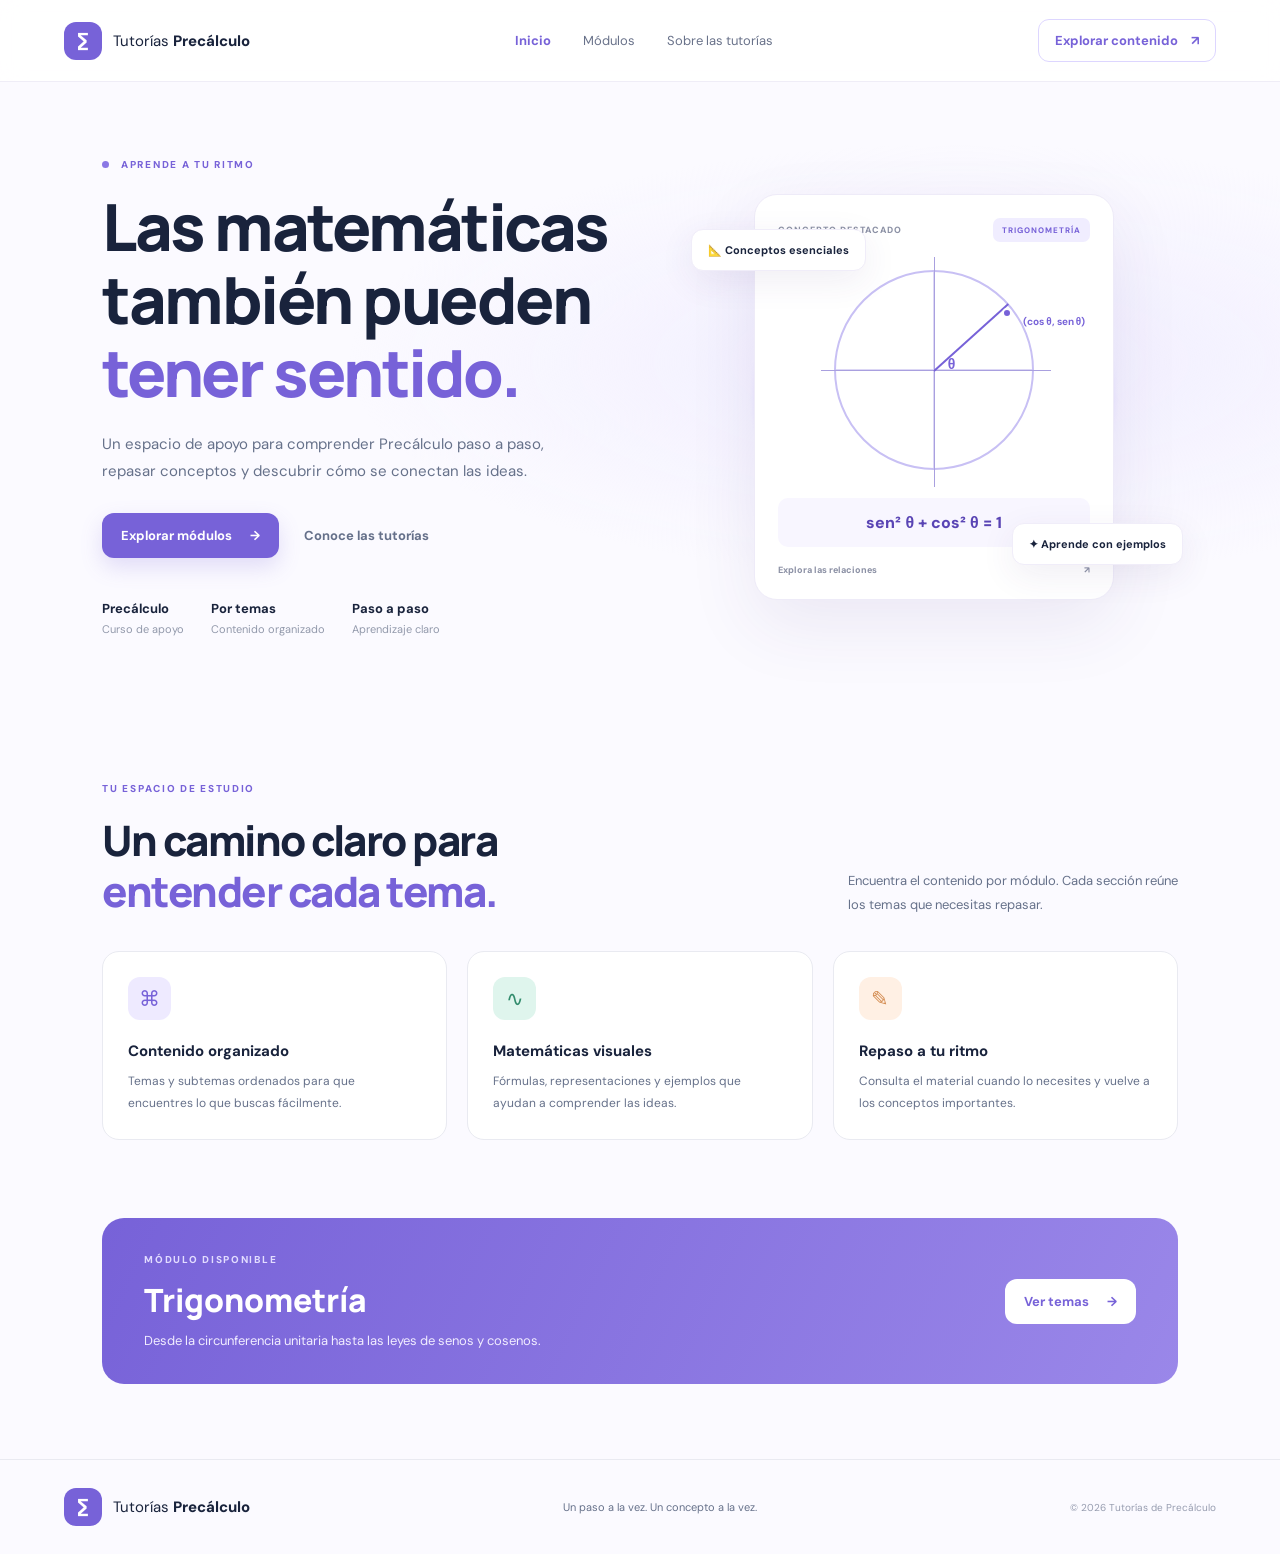
<file: index.html>
<!DOCTYPE html>
<html lang="es">
<head>
  <meta charset="UTF-8"><meta name="viewport" content="width=device-width, initial-scale=1.0">
  <title>Tutorías de Precálculo | Inicio</title>
  <link rel="stylesheet" href="css/estilos.css">
  <script defer src="js/app.js"></script>
</head>
<body>
<header class="topbar"><a class="brand" href="index.html"><span class="brand-mark">∑</span><span>Tutorías <b>Precálculo</b></span></a>
<nav><a class="active" href="index.html">Inicio</a><a href="trigonometria.html">Módulos</a><a href="#sobre">Sobre las tutorías</a></nav>
<a class="nav-cta" href="trigonometria.html">Explorar contenido <span>↗</span></a></header>
<main>
<section class="hero">
 <div class="hero-copy"><p class="eyebrow"><span class="dot"></span> APRENDE A TU RITMO</p>
 <h1>Las matemáticas<br>también pueden <em>tener sentido.</em></h1>
 <p class="hero-text">Un espacio de apoyo para comprender Precálculo paso a paso, repasar conceptos y descubrir cómo se conectan las ideas.</p>
 <div class="hero-actions"><a class="button primary" href="trigonometria.html">Explorar módulos <span>→</span></a><a class="text-link" href="#sobre">Conoce las tutorías</a></div>
 <div class="hero-stats"><div><strong>Precálculo</strong><small>Curso de apoyo</small></div><div><strong>Por temas</strong><small>Contenido organizado</small></div><div><strong>Paso a paso</strong><small>Aprendizaje claro</small></div></div></div>
 <div class="hero-visual"><div class="visual-glow"></div><div class="math-card"><div class="card-top"><span>CONCEPTO DESTACADO</span><span class="mini-pill">TRIGONOMETRÍA</span></div><div class="circle-wrap"><div class="unit-circle"><div class="axis x"></div><div class="axis y"></div><div class="radius"></div><span class="coord">(cos θ, sen θ)</span><span class="angle">θ</span><span class="point"></span></div></div><div class="formula">sen² θ + cos² θ = 1</div><div class="card-foot"><span>Explora las relaciones</span><span>↗</span></div></div><div class="floating-note note-one">📐 Conceptos esenciales</div><div class="floating-note note-two">✦ Aprende con ejemplos</div></div>
</section>
<section class="section" id="sobre"><div class="section-heading"><div><p class="eyebrow">TU ESPACIO DE ESTUDIO</p><h2>Un camino claro para<br><em>entender cada tema.</em></h2></div><p class="section-intro">Encuentra el contenido por módulo. Cada sección reúne los temas que necesitas repasar.</p></div>
<div class="feature-grid"><article class="feature"><div class="feature-icon lavender">⌘</div><h3>Contenido organizado</h3><p>Temas y subtemas ordenados para que encuentres lo que buscas fácilmente.</p></article><article class="feature"><div class="feature-icon mint">∿</div><h3>Matemáticas visuales</h3><p>Fórmulas, representaciones y ejemplos que ayudan a comprender las ideas.</p></article><article class="feature"><div class="feature-icon peach">✎</div><h3>Repaso a tu ritmo</h3><p>Consulta el material cuando lo necesites y vuelve a los conceptos importantes.</p></article></div>
</section>
<section class="module-banner"><div><p class="eyebrow">MÓDULO DISPONIBLE</p><h2>Trigonometría</h2><p>Desde la circunferencia unitaria hasta las leyes de senos y cosenos.</p></div><a class="button light" href="trigonometria.html">Ver temas <span>→</span></a></section>
</main><footer><a class="brand" href="index.html"><span class="brand-mark">∑</span><span>Tutorías <b>Precálculo</b></span></a><p>Un paso a la vez. Un concepto a la vez.</p><small>© <span id="year"></span> Tutorías de Precálculo</small></footer>
</body></html>
</file>
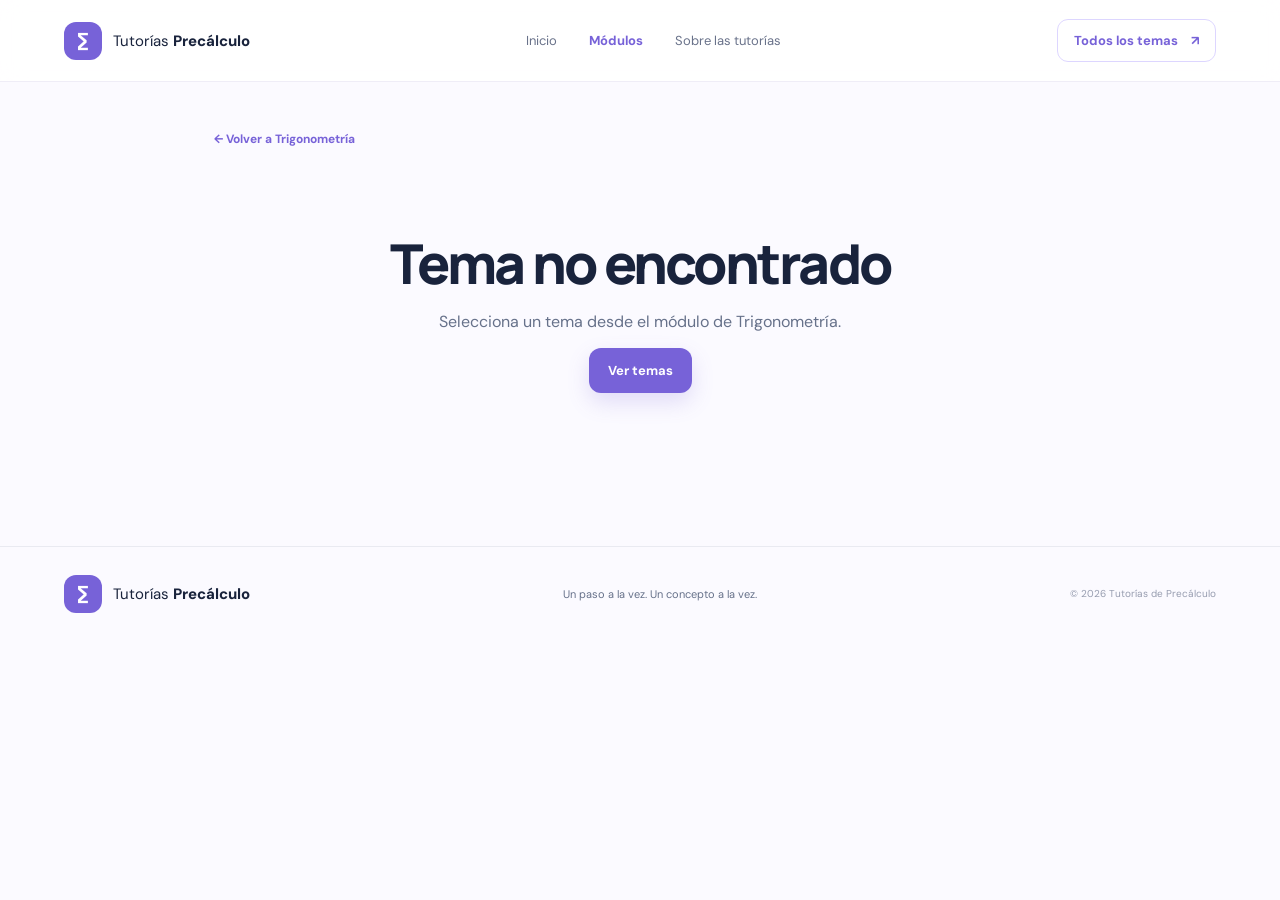
<file: tema.html>
<!DOCTYPE html>
<html lang="es"><head><meta charset="UTF-8"><meta name="viewport" content="width=device-width, initial-scale=1.0"><title>Tema | Tutorías de Precálculo</title><link rel="stylesheet" href="css/estilos.css"><script defer src="js/data.js"></script><script defer src="js/app.js"></script></head><body><header class="topbar"><a class="brand" href="index.html"><span class="brand-mark">∑</span><span>Tutorías <b>Precálculo</b></span></a><nav><a href="index.html">Inicio</a><a class="active" href="trigonometria.html">Módulos</a><a href="index.html#sobre">Sobre las tutorías</a></nav><a class="nav-cta" href="trigonometria.html">Todos los temas <span>↗</span></a></header><main class="lesson-page"><a class="back-link" href="trigonometria.html">← Volver a Trigonometría</a><section id="lessonContent" class="lesson-content"></section><div class="lesson-nav"><a id="prevTopic" class="button secondary" href="#">← Tema anterior</a><a id="nextTopic" class="button primary" href="#">Siguiente tema →</a></div></main><footer><a class="brand" href="index.html"><span class="brand-mark">∑</span><span>Tutorías <b>Precálculo</b></span></a><p>Un paso a la vez. Un concepto a la vez.</p><small>© <span id="year"></span> Tutorías de Precálculo</small></footer></body></html>
</file>
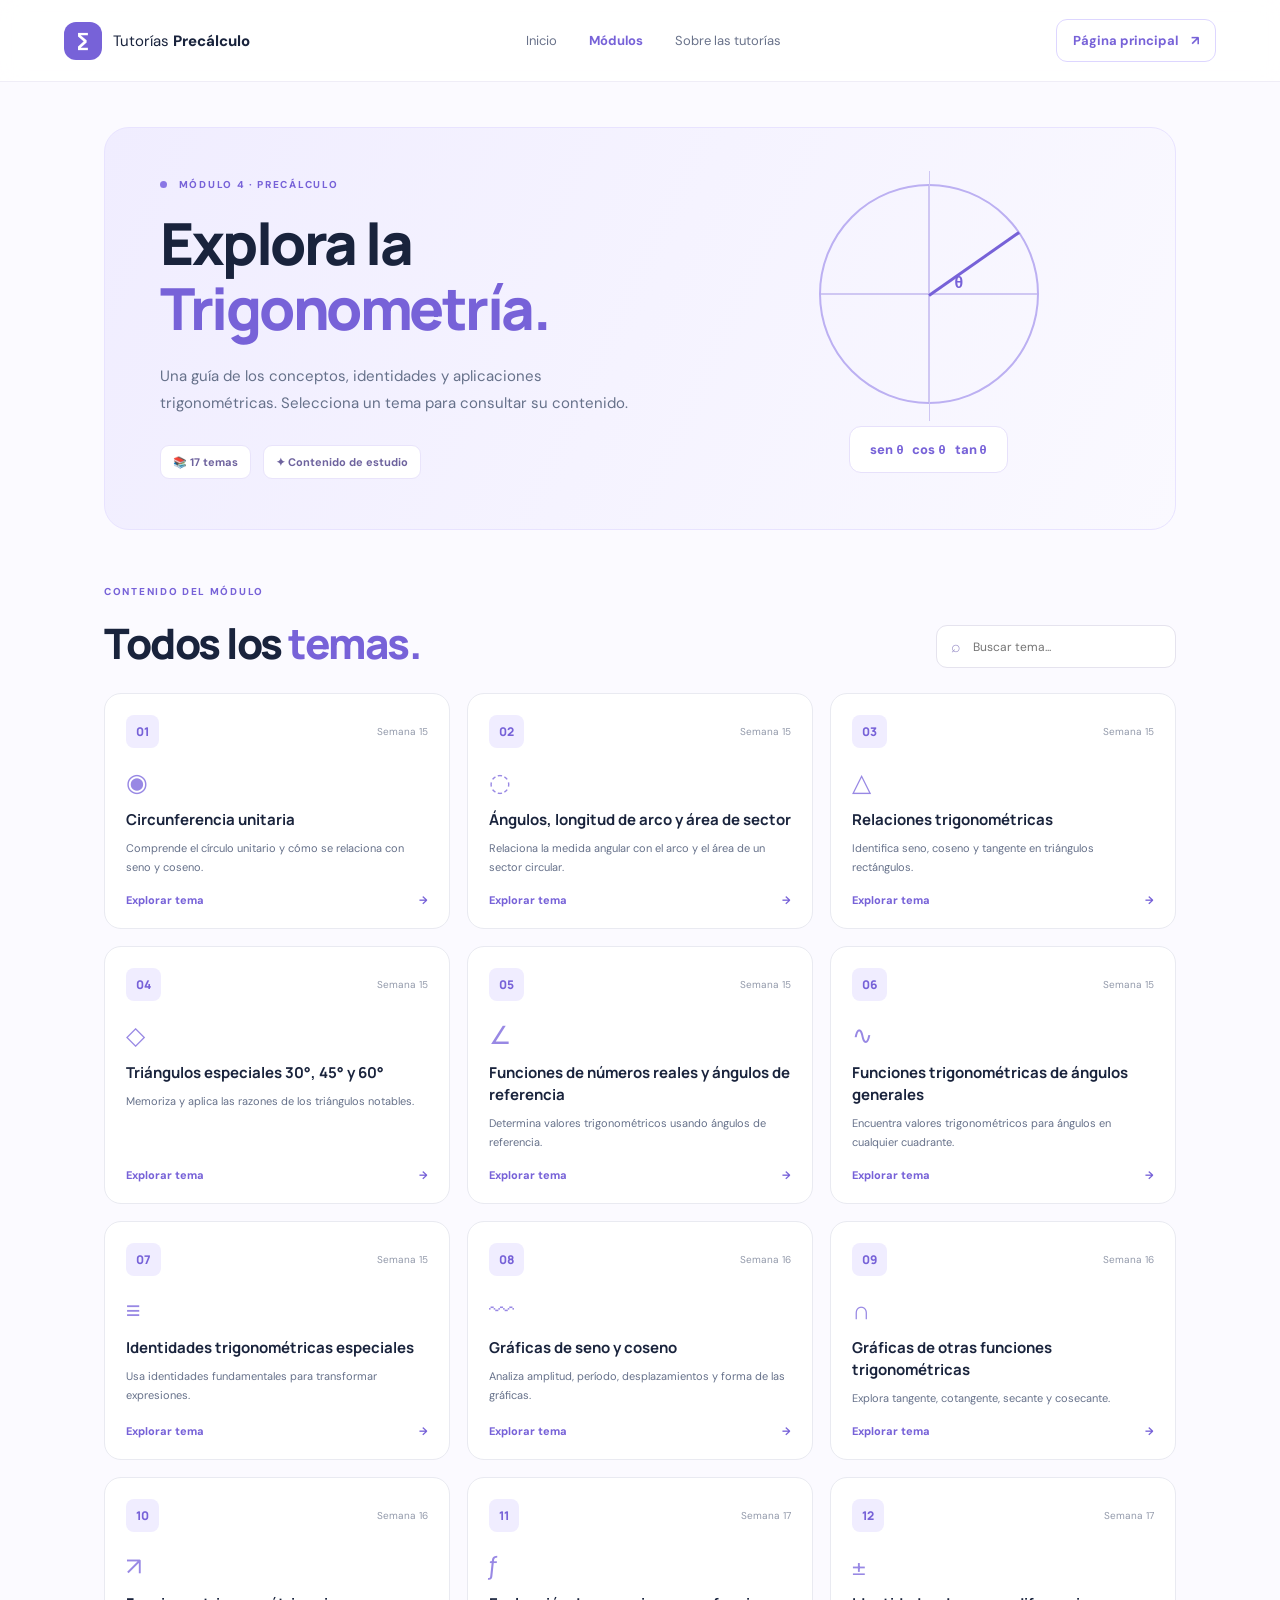
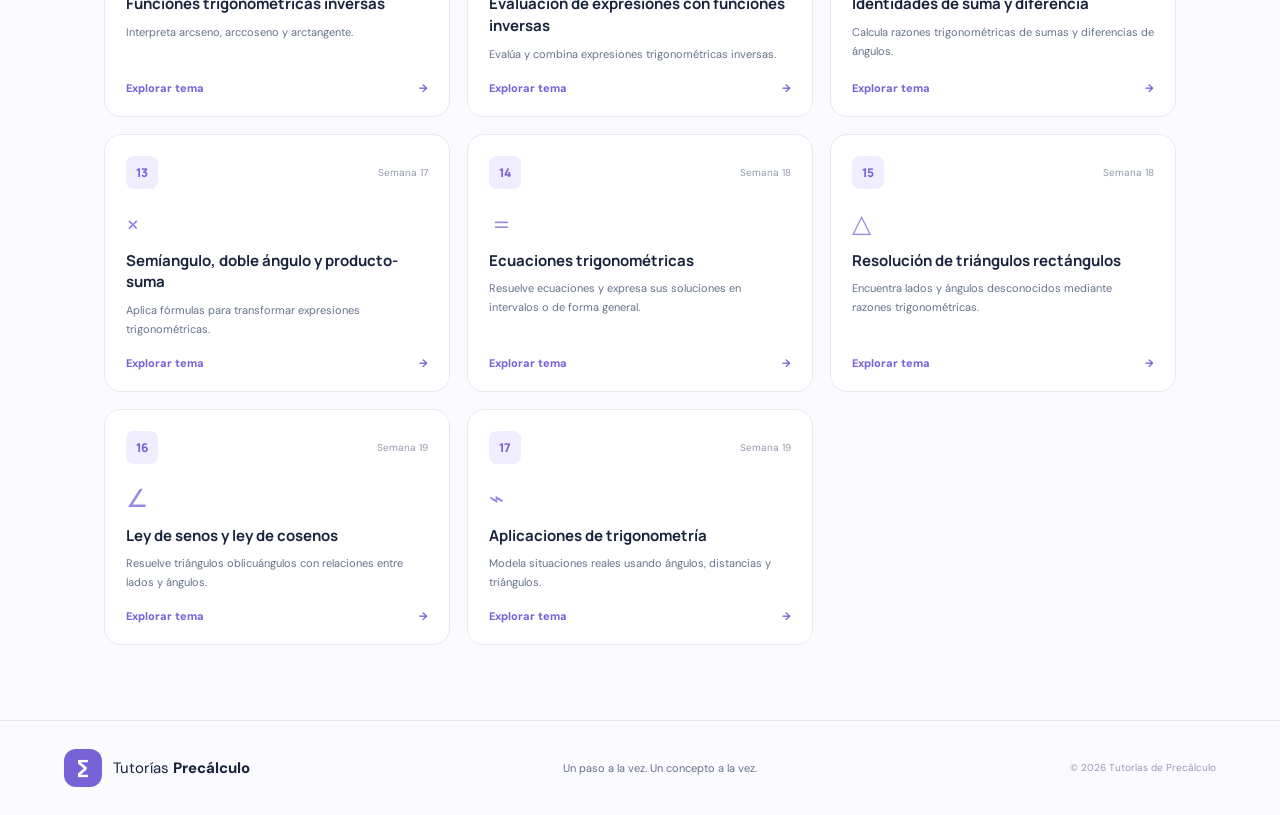
<file: trigonometria.html>
<!DOCTYPE html>
<html lang="es"><head><meta charset="UTF-8"><meta name="viewport" content="width=device-width, initial-scale=1.0"><title>Trigonometría | Tutorías de Precálculo</title><link rel="stylesheet" href="css/estilos.css"><script defer src="js/data.js"></script><script defer src="js/app.js"></script></head>
<body><header class="topbar"><a class="brand" href="index.html"><span class="brand-mark">∑</span><span>Tutorías <b>Precálculo</b></span></a><nav><a href="index.html">Inicio</a><a class="active" href="trigonometria.html">Módulos</a><a href="index.html#sobre">Sobre las tutorías</a></nav><a class="nav-cta" href="index.html">Página principal <span>↗</span></a></header>
<main class="module-page"><section class="module-hero"><div><p class="eyebrow"><span class="dot"></span> MÓDULO 4 · PRECÁLCULO</p><h1>Explora la<br><em>Trigonometría.</em></h1><p class="hero-text">Una guía de los conceptos, identidades y aplicaciones trigonométricas. Selecciona un tema para consultar su contenido.</p><div class="module-meta"><span>📚 17 temas</span><span>✦ Contenido de estudio</span></div></div><div class="module-art"><div class="art-circle"><div class="art-cross"></div><div class="art-radius"></div><span>θ</span></div><div class="art-equation">sen θ &nbsp; cos θ &nbsp; tan θ</div></div></section>
<section class="topics-section"><div class="section-heading compact"><div><p class="eyebrow">CONTENIDO DEL MÓDULO</p><h2>Todos los <em>temas.</em></h2></div><label class="search-box">⌕ <input id="topicSearch" type="search" placeholder="Buscar tema..." aria-label="Buscar tema"></label></div><div class="topic-grid" id="topicGrid"></div><p class="empty-state" id="emptyState" hidden>No se encontraron temas. Prueba otra búsqueda.</p></section></main><footer><a class="brand" href="index.html"><span class="brand-mark">∑</span><span>Tutorías <b>Precálculo</b></span></a><p>Un paso a la vez. Un concepto a la vez.</p><small>© <span id="year"></span> Tutorías de Precálculo</small></footer></body></html>
</file>
<file: css/estilos.css>
@import url('https://fonts.googleapis.com/css2?family=DM+Sans:wght@400;500;600;700&family=Manrope:wght@400;500;600;700;800&display=swap');
:root{--ink:#19233c;--muted:#66718a;--purple:#7762d8;--purple-dark:#5944b4;--lavender:#eeeaff;--mint:#dff5ed;--peach:#fff0e4;--line:#e9eaf1;--bg:#fbfaff;--white:#fff}
*{box-sizing:border-box}html{scroll-behavior:smooth}body{margin:0;background:var(--bg);color:var(--ink);font-family:"DM Sans",sans-serif}a{color:inherit;text-decoration:none}.topbar{height:82px;padding:0 max(5vw,24px);display:flex;align-items:center;justify-content:space-between;background:#ffffffd9;border-bottom:1px solid #efedf7;position:sticky;top:0;z-index:10;backdrop-filter:blur(12px)}.brand{display:flex;align-items:center;gap:11px;font-size:15px;color:var(--ink)}.brand b{font-weight:800}.brand-mark{display:grid;place-items:center;width:38px;height:38px;border-radius:12px;background:var(--purple);color:white;font-size:23px;font-weight:700}.topbar nav{display:flex;gap:32px;color:#69728a;font-size:13px}.topbar nav a:hover,.topbar nav a.active{color:var(--purple);font-weight:700}.nav-cta{font-size:13px;font-weight:700;color:var(--purple);border:1px solid #ddd6ff;border-radius:11px;padding:12px 16px}.nav-cta span{margin-left:10px}.hero{padding:76px max(8vw,24px) 68px;display:grid;grid-template-columns:1.05fr .95fr;align-items:center;gap:50px;min-height:570px;background:radial-gradient(ellipse at 75% 45%,#f0edff 0,transparent 45%),var(--bg)}.eyebrow{font-size:10px;letter-spacing:1.7px;font-weight:800;color:var(--purple);margin:0 0 20px}.dot{display:inline-block;width:7px;height:7px;border-radius:50%;background:#8a77e5;margin-right:8px}.hero h1,.module-hero h1,.lesson-content h1{font-family:Manrope,sans-serif;font-size:clamp(40px,5.2vw,65px);line-height:1.12;letter-spacing:-2.5px;margin:0;font-weight:800}.hero h1 em,.section-heading h2 em,.module-hero h1 em,.lesson-content h1 em{font-style:normal;color:var(--purple)}.hero-text{font-size:15px;line-height:1.8;color:var(--muted);max-width:470px;margin:22px 0 28px}.hero-actions{display:flex;align-items:center;gap:25px}.button{display:inline-flex;align-items:center;gap:18px;padding:14px 19px;border-radius:12px;font-weight:700;font-size:13px;border:0}.button.primary{background:var(--purple);color:white;box-shadow:0 9px 22px #7762d833}.button.primary:hover{background:var(--purple-dark)}.button.secondary{background:#f1effb;color:var(--purple)}.button.light{background:white;color:var(--purple)}.text-link{font-size:13px;font-weight:700;color:#65708a}.hero-stats{display:flex;gap:27px;margin-top:42px}.hero-stats div{display:flex;flex-direction:column;gap:5px}.hero-stats strong{font-size:13px}.hero-stats small{font-size:11px;color:#9299ab}.hero-visual{position:relative;display:grid;place-items:center;min-height:380px}.visual-glow{position:absolute;width:360px;height:360px;border-radius:50%;background:#e8e3ff;filter:blur(2px)}.math-card{position:relative;width:min(100%,360px);background:white;border:1px solid #eeebf8;border-radius:23px;padding:23px;box-shadow:0 25px 70px #42327d16}.card-top,.card-foot{display:flex;justify-content:space-between;align-items:center;font-size:9px;letter-spacing:1px;color:#8c91a5;font-weight:800}.mini-pill{background:#f0edff;color:var(--purple);padding:7px 9px;border-radius:7px;font-size:8px}.circle-wrap{display:grid;place-items:center;padding:28px 0}.unit-circle{width:200px;height:200px;border:2px solid #c8c0f4;border-radius:50%;position:relative;background:linear-gradient(90deg,transparent 49.5%,#dcd7f5 49.5%,#dcd7f5 50.5%,transparent 50.5%),linear-gradient(transparent 49.5%,#dcd7f5 49.5%,#dcd7f5 50.5%,transparent 50.5%)}.axis{position:absolute;background:#a9a0df}.axis.x{height:1px;width:230px;left:-15px;top:50%}.axis.y{width:1px;height:230px;top:-15px;left:50%}.radius{position:absolute;width:100px;height:2px;background:var(--purple);top:50%;left:50%;transform:rotate(-42deg);transform-origin:left}.point{position:absolute;width:10px;height:10px;background:var(--purple);border:2px solid white;border-radius:50%;left:calc(50% + 68px);top:calc(50% - 62px)}.coord{position:absolute;top:22%;right:-53px;font-size:10px;color:var(--purple);font-weight:700}.angle{position:absolute;left:57%;top:42%;font-size:14px;color:var(--purple);font-weight:700}.formula{text-align:center;background:#f8f6ff;border-radius:10px;padding:14px;color:var(--purple-dark);font-weight:800;font-size:16px}.card-foot{margin-top:17px;letter-spacing:0}.floating-note{position:absolute;background:white;box-shadow:0 10px 35px #44337d15;border:1px solid #f0edf9;border-radius:12px;padding:13px 16px;font-size:11px;font-weight:700}.note-one{top:35px;left:0}.note-two{bottom:35px;right:-5px}.section{padding:78px max(8vw,24px)}.section-heading{display:flex;justify-content:space-between;align-items:end;gap:35px;margin-bottom:35px}.section-heading h2{font:800 clamp(30px,3.5vw,42px)/1.2 Manrope,sans-serif;letter-spacing:-1.5px;margin:0}.section-intro{max-width:330px;color:var(--muted);font-size:13px;line-height:1.8;margin:0}.feature-grid{display:grid;grid-template-columns:repeat(3,1fr);gap:20px}.feature{background:white;border:1px solid var(--line);border-radius:17px;padding:25px}.feature-icon{width:43px;height:43px;border-radius:12px;display:grid;place-items:center;font-size:21px;margin-bottom:21px}.lavender{background:var(--lavender);color:var(--purple)}.mint{background:var(--mint);color:#328c6d}.peach{background:var(--peach);color:#d38a4e}.feature h3{font-size:15px;margin:0 0 10px}.feature p{font-size:12px;line-height:1.8;color:var(--muted);margin:0}.module-banner{margin:0 max(8vw,24px) 75px;background:linear-gradient(115deg,#7762d8,#9a87e9);border-radius:22px;padding:35px 42px;display:flex;align-items:center;justify-content:space-between;color:white}.module-banner .eyebrow{color:#e2dcff;margin-bottom:12px}.module-banner h2{font:800 32px Manrope;margin:0 0 10px}.module-banner p:not(.eyebrow){font-size:13px;color:#f1edff;margin:0}.module-banner .button{flex-shrink:0}footer{padding:28px max(5vw,24px);border-top:1px solid var(--line);display:flex;align-items:center;justify-content:space-between;gap:15px}footer p{font-size:11px;color:var(--muted)}footer small{font-size:10px;color:#969caf}
.module-page{max-width:1200px;margin:auto}.module-hero{margin:45px max(5vw,24px) 55px;background:linear-gradient(115deg,#f0edff,#faf9ff);border:1px solid #e8e3ff;border-radius:25px;padding:50px 55px;display:grid;grid-template-columns:1fr .7fr;align-items:center;gap:30px}.module-hero h1{font-size:clamp(42px,5vw,58px)}.module-meta{display:flex;gap:12px;flex-wrap:wrap}.module-meta span{background:white;border:1px solid #e9e4fb;border-radius:9px;padding:9px 12px;font-size:11px;color:#6e639e;font-weight:700}.module-art{display:grid;place-items:center;gap:22px}.art-circle{width:220px;height:220px;border:2px solid #bcb0f2;border-radius:50%;position:relative;background:linear-gradient(90deg,transparent 49.5%,#cfc7f3 49.5%,#cfc7f3 50.5%,transparent 50.5%),linear-gradient(transparent 49.5%,#cfc7f3 49.5%,#cfc7f3 50.5%,transparent 50.5%)}.art-cross{position:absolute;width:1px;height:250px;background:#cfc7f3;left:50%;top:-15px}.art-radius{position:absolute;width:110px;height:3px;background:var(--purple);top:50%;left:50%;transform:rotate(-35deg);transform-origin:left}.art-circle span{position:absolute;top:40%;left:62%;color:var(--purple);font-weight:800}.art-equation{background:white;border:1px solid #e7e1fb;border-radius:12px;padding:14px 20px;color:var(--purple);font-weight:800;font-size:13px}.topics-section{padding:0 max(5vw,24px) 75px}.section-heading.compact{margin-bottom:25px}.search-box{display:flex;align-items:center;gap:10px;border:1px solid #e5e3ee;background:white;border-radius:11px;padding:10px 14px;color:#9b92c9}.search-box input{border:0;outline:0;font:12px "DM Sans";width:190px;color:var(--ink)}.topic-grid{display:grid;grid-template-columns:repeat(3,1fr);gap:17px}.topic-card{display:flex;flex-direction:column;background:white;border:1px solid var(--line);border-radius:17px;padding:21px;min-height:230px;transition:transform .2s,box-shadow .2s,border-color .2s}.topic-card:hover{transform:translateY(-4px);box-shadow:0 14px 35px #47367c10;border-color:#d6cdfb}.topic-card-top{display:flex;justify-content:space-between;align-items:center}.topic-number{font:800 12px Manrope;color:var(--purple);background:#f0edff;border-radius:8px;padding:8px 10px}.topic-week{font-size:10px;color:#9299aa}.topic-symbol{font-size:25px;color:#9888e4;margin:18px 0 10px}.topic-card h3{font:700 15px/1.45 Manrope;margin:0 0 8px}.topic-card p{font-size:11px;line-height:1.7;color:var(--muted);margin:0 0 17px}.topic-link{margin-top:auto;font-size:11px;font-weight:800;color:var(--purple);display:flex;justify-content:space-between}.empty-state{color:var(--muted);font-size:13px;padding:30px}
.lesson-page{max-width:900px;margin:0 auto;padding:45px 24px 75px}.back-link{font-size:12px;font-weight:700;color:var(--purple)}.lesson-content{margin-top:35px}.lesson-content h1{font-size:clamp(36px,5vw,55px);margin-bottom:15px}.lesson-lead{font-size:15px;color:var(--muted);line-height:1.8;margin:0 0 30px}.lesson-block{background:white;border:1px solid var(--line);border-radius:16px;padding:25px 28px;margin:16px 0}.block-label{font-size:10px;letter-spacing:1.5px;font-weight:800;color:var(--purple);margin:0 0 15px}.lesson-block>p:not(.block-label){font-size:13px;line-height:1.9;color:#58647c;margin:0}.formula-list{display:flex;flex-wrap:wrap;gap:10px}.formula-item{background:#f5f2ff;color:#5944b4;border-radius:10px;padding:13px 16px;font-size:14px;font-weight:800}.example-block{background:#f0faf6;border-color:#dcefe7}.example-block .block-label{color:#3c9677}.lesson-tip{display:flex;gap:15px;background:#fff8ed;border:1px solid #f7e8cf;border-radius:13px;padding:18px;margin-top:20px}.lesson-tip>span{font-size:20px}.lesson-tip p{font-size:12px;line-height:1.8;color:#806a48;margin:0}.lesson-nav{display:flex;justify-content:space-between;gap:15px;margin-top:28px}.not-found{text-align:center;padding:50px 20px}.not-found p{color:var(--muted)}[hidden]{display:none!important}
@media(max-width:850px){.topbar nav{gap:15px}.nav-cta{display:none}.hero{grid-template-columns:1fr;padding-top:55px}.hero-visual{min-height:330px}.section-heading{align-items:start;flex-direction:column}.section-intro{max-width:500px}.module-hero{grid-template-columns:1fr;padding:35px}.module-art{display:none}.topic-grid{grid-template-columns:repeat(2,1fr)}}
@media(max-width:560px){.topbar{height:68px;padding:0 18px}.topbar nav{display:none}.hero{padding:42px 22px}.hero h1{font-size:42px;letter-spacing:-1.5px}.hero-stats{gap:15px}.hero-stats strong{font-size:11px}.hero-stats small{font-size:9px}.hero-visual{min-height:300px}.math-card{max-width:310px;padding:18px}.unit-circle{width:170px;height:170px}.axis.x{width:200px}.axis.y{height:200px}.section{padding:55px 22px}.feature-grid,.topic-grid{grid-template-columns:1fr}.module-banner{margin:0 22px 50px;padding:28px;align-items:start;flex-direction:column;gap:22px}.module-hero{margin:25px 18px 35px;padding:28px}.module-hero h1{font-size:43px}.topics-section{padding:0 18px 50px}.section-heading.compact{gap:20px}.search-box,.search-box input{width:100%}.lesson-page{padding:30px 18px 55px}.lesson-block{padding:20px}.lesson-nav .button{font-size:11px;padding:12px}.lesson-content h1{letter-spacing:-1.5px}footer{flex-wrap:wrap;justify-content:center;text-align:center}footer p{width:100%;order:3}}
</file>
